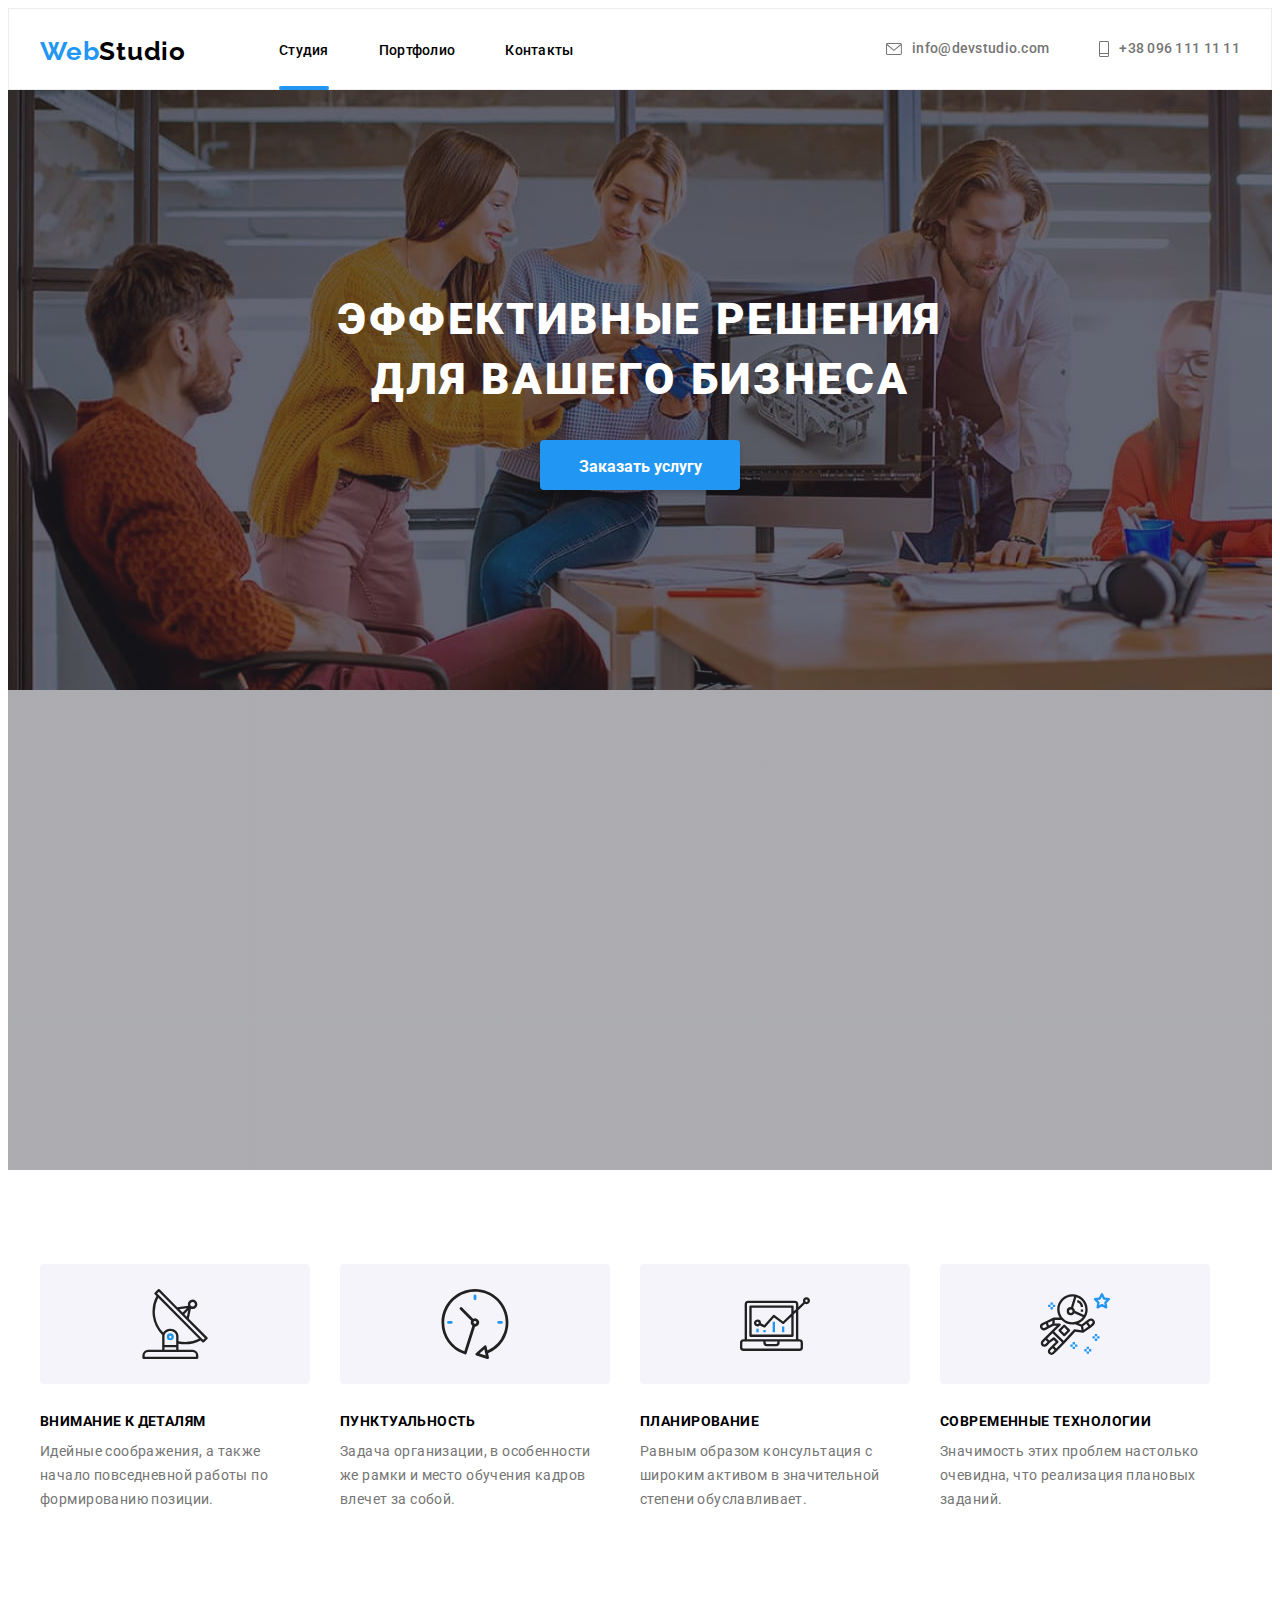
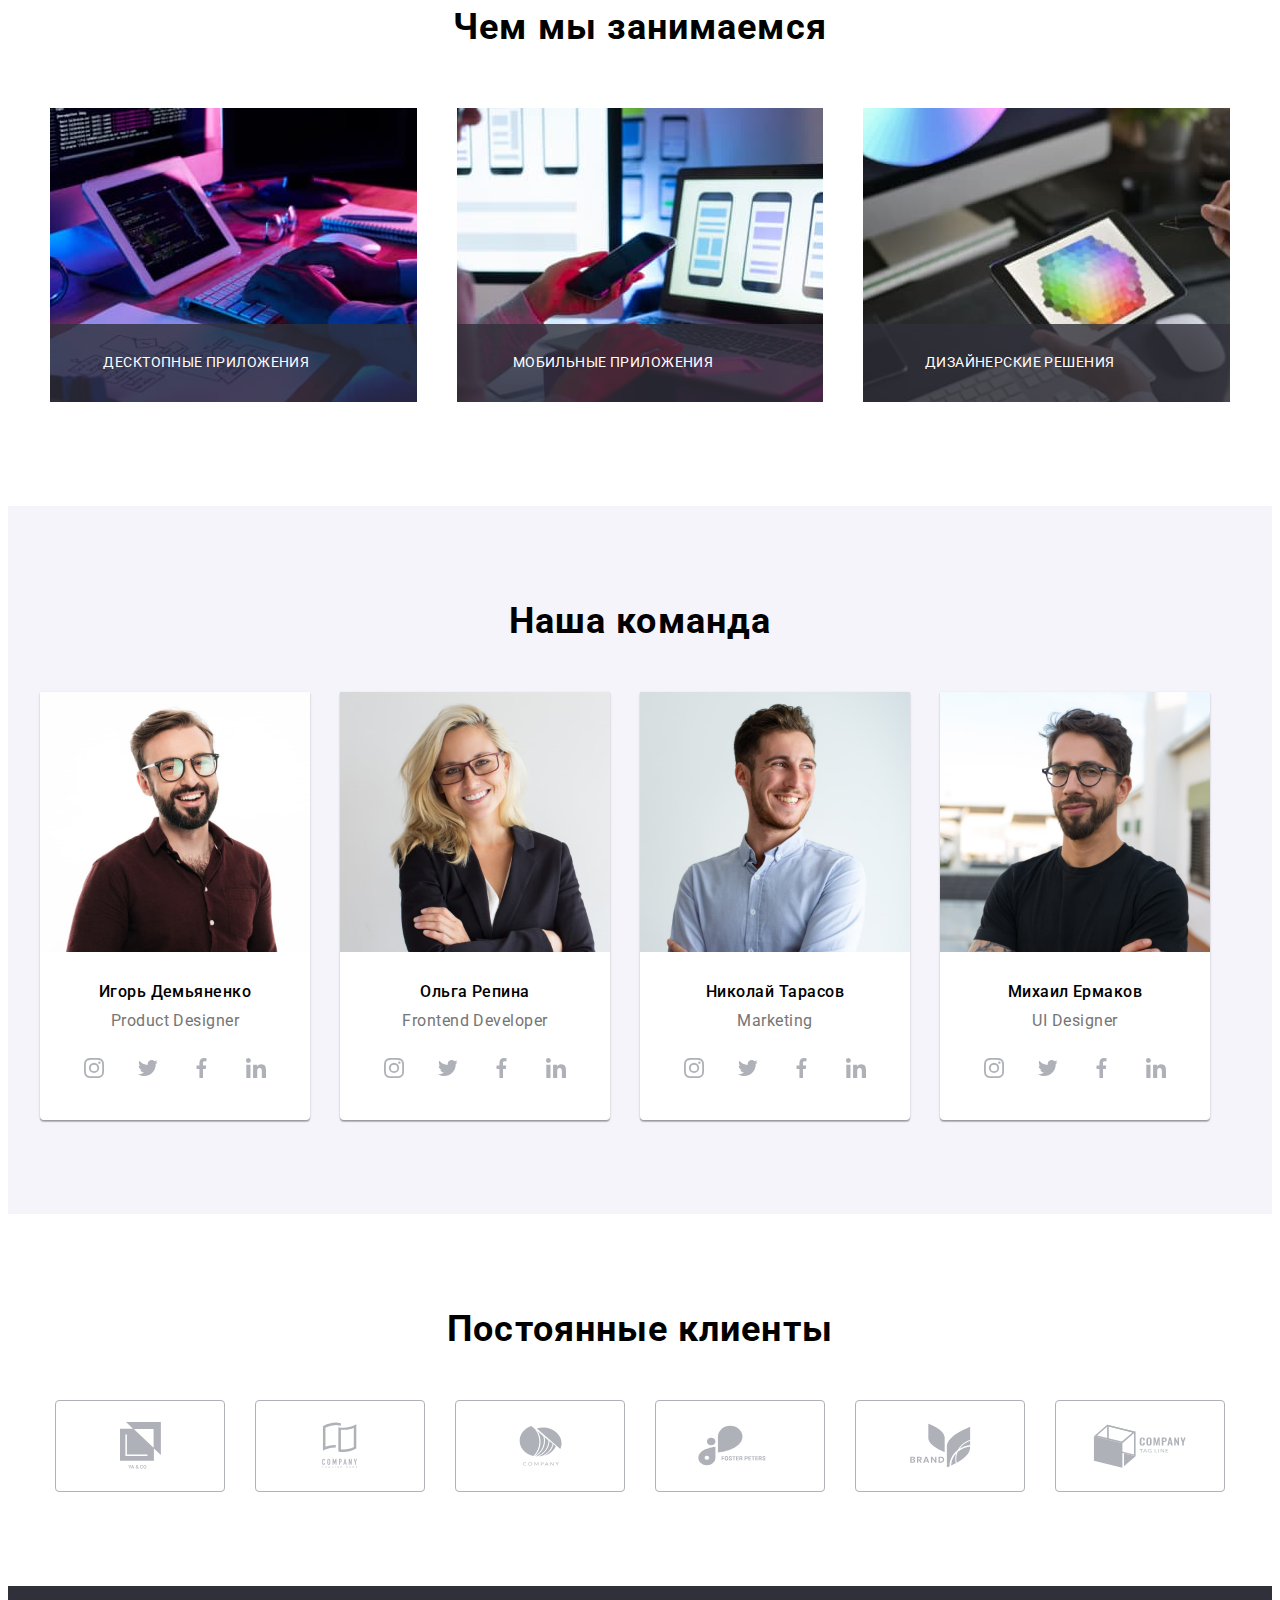
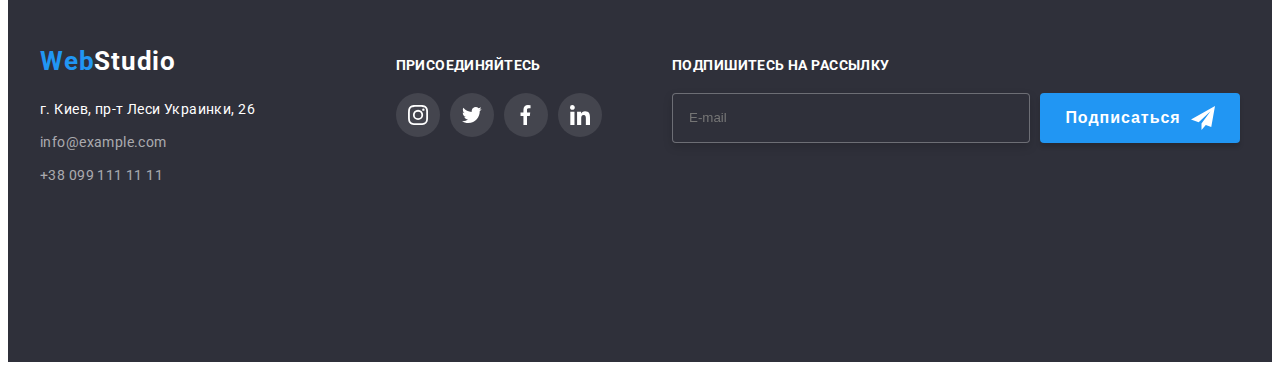
<file: index.html>
<!DOCTYPE html>
<html lang="ru">

<head>
  <meta charset="UTF-8" />
  <meta http-equiv="X-UA-Compatible" content="IE=edge" />
  <meta name="viewport" content="width=device-width, initial-scale=1.0" />
  <title>Главная</title>
  <link rel="preconnect" href="https://fonts.googleapis.com" />
  <link rel="preconnect" href="https://fonts.gstatic.com" crossorigin />
  <link href="https://fonts.googleapis.com/css2?family=Raleway:wght@700&family=Roboto:wght@400;500;700;900&display=swap"
    rel="stylesheet" />
  <link rel="stylesheet" href="https://cdnjs.cloudflare.com/ajax/libs/modern-normalize/1.1.0/modern-normalize.min.css"
    integrity="sha512-wpPYUAdjBVSE4KJnH1VR1HeZfpl1ub8YT/NKx4PuQ5NmX2tKuGu6U/JRp5y+Y8XG2tV+wKQpNHVUX03MfMFn9Q=="
    crossorigin="anonymous" referrerpolicy="no-referrer" />
  <link rel="stylesheet" href="./css/main.min.css" />
</head>

<body>
  <!-- Шапка сайта-->
  <header class="header">
    <div class="container div-container">
      <nav class="header-nav">
        <a class="header-logo-web" href="./index.html">Web<span class="header-logo-studio">Studio</span></a>
        <ul class="header-list list">
          <li class="header-item"><a class="header-link current" href="./index.html">Студия</a></li>
          <li class="header-item"><a class="header-link" href="./portfolio.html">Портфолио</a></li>
          <li class="header-item"><a class="header-link" href="">Контакты</a></li>
        </ul>
      </nav>

      <ul class="auth-nav">
        <li class="header-info">
          <a class="header-mail header-navigation" href="mailto:info@devstudio.com">
            <svg class="link-svg" width="16px" height="12px">
              <use href="./images/icons.svg#envelope">
              </use>
            </svg>
            info@devstudio.com
          </a>
        </li>
        <li class="header-info">
          <a class="header-phone header-navigation" href="tel:+380961111111">
            <svg class="link-svg" width="10px" height="16px">
              <use href="./images/icons.svg#phone">
              </use>
            </svg>
            +38 096 111 11 11
          </a>
        </li>
      </ul>
    </div>
  </header>

  <main>
    <!-- Банер -->
    <section class="hero section">
      <div class="container modal-container">
        <h1 class="hero-main">ЭФФЕКТИВНЫЕ РЕШЕНИЯ<br> ДЛЯ ВАШЕГО БИЗНЕСА<br></h1>
        <button data-modal-open class="hero-btn main-btn" type="button">Заказать услугу</button>
        <div class="backdrop is-hidden" data-modal>
          <div class="modal">
            <button data-modal-close class="modal-btn" type="button">
              <svg class="close-x" width="11px" height="11px">
                <use href="./images/svg/sprite.svg#close-button"></use>
              </svg>
            </button>

            <form class="banner-form">
              <h2 class="legend-banner">Оставьте свои данные, мы вам перезвоним</h2>
              <label class="form-field">
                <span class="form-label">Имя</span>
                <input class="form-input" type="text" name="name" id="name" />
                <svg class="svg-name" width="12px" height="12px">
                  <use href="./images/svg/svg-modal.svg#icon-svg-name"></use>
                </svg>
              </label>
              <label class="form-field">
                <span class="form-label">Телефон</span>
                <input class="form-input" type="tel" name="tel" id="tel" />
                <svg class="svg-name" width="12px" height="12px">
                  <use href="./images/svg/svg-modal.svg#icon-svg-tel"></use>
                </svg>
              </label>
              <label class="form-field">
                <span class="form-label">Почта</span>
                <input class="form-input" type="email" name="mail" id="mail" />
                <svg class="svg-name" width="12px" height="12px">
                  <use href="./images/svg/svg-modal.svg#icon-svg-mail"></use>
                </svg>
              </label>
              <label class="form-field comment">
                <span class="form-label">Комментарий</span>
                <textarea class="form-input" name="comment" id="comment" cols="30" rows="10"
                  placeholder="Введите текст"></textarea>
              </label>
              <label class="label-checkbox form-checkbox" for="document">
                <input type="checkbox" name="document" value="document" id="document" />
                <span class="icon">
                  <svg class="svg-name-icon" width="12px" height="12px">
                    <use href="./images/svg/svg-modal.svg#icon-svg-ok"></use>
                  </svg>
                </span>
                Соглашаюсь с рассылкой и принимаю&thinsp;
                <a class="modal-link" href="https://www.youtube.com/watch?v=dQw4w9WgXcQ&ab_channel=RickAstley">
                  Условия договора
                </a>
              </label>
              <button class="input-btn" type="submit">Отправить</button>
            </form>
          </div>
        </div>
      </div>
    </section>

    <!-- Абзацы -->
    <section class="paragraph section">
      <div class="container">
        <ul class="paragraph-list ul-paragraph list">
          <li class="paragraph-item antenna">
            <h3 class="paragraph-main">ВНИМАНИЕ К ДЕТАЛЯМ</h3>
            <p class="paragraph-description">
              Идейные соображения, а также начало повседневной работы по
              формированию позиции.
            </p>
          </li>
          <li class="paragraph-item clock">
            <h3 class="paragraph-main">ПУНКТУАЛЬНОСТЬ</h3>
            <p class="paragraph-description">
              Задача организации, в особенности же рамки и место обучения кадров
              влечет за собой.
            </p>
          </li>
          <li class="paragraph-item notebook">
            <h3 class="paragraph-main">ПЛАНИРОВАНИЕ</h3>
            <p class="paragraph-description">
              Равным образом консультация с широким активом в значительной
              степени обуславливает.
            </p>
          </li>
          <li class="paragraph-item astronaut">
            <h3 class="paragraph-main">СОВРЕМЕННЫЕ ТЕХНОЛОГИИ</h3>
            <p class="paragraph-description">
              Значимость этих проблем настолько очевидна, что реализация
              плановых заданий.
            </p>
          </li>
        </ul>
      </div>
    </section>


    <!-- Галерея работ -->
    <section class="hallery">
      <div class="container">
        <h2 class="hallery-main">Чем мы занимаемся</h2>
        <ul class="hallery-list list">
          <li class="hallery-item thumb">
            <img src="./images/keyboard.jpg" alt="Планшет и клавиатура" width="370" />
            <p class="label">ДЕСКТОПНЫЕ ПРИЛОЖЕНИЯ</p>
          </li>
          <li class="hallery-item thumb">
            <img src="./images/phone.jpg" alt="Ноутбук и телефон" width="370" />
            <p class="label">МОБИЛЬНЫЕ ПРИЛОЖЕНИЯ</p>
          </li>
          <li class="hallery-item thumb">
            <img src="./images/tablet.jpg" alt="Планшет с изображением" width="370" />
            <p class="label">ДИЗАЙНЕРСКИЕ РЕШЕНИЯ</p>
          </li>
        </ul>
      </div>
    </section>

    <!-- Команда -->
    <section class="team section">
      <div class="container">
        <h2 class="team-main">Наша команда</h2>
        <ul class="team-list list">
          <li class="team-item">
            <img src="./images/glasses.jpg" alt="Мужчина в очках и коричневой рубахе" width="270" />
            <div class="team-container">
              <h3 class="team-name">Игорь Демьяненко</h3>
              <p class="team-description" lang="en">Product Designer</p>
              <ul class="team-svg list">
                <li class="team-svg-list">
                  <a class="people-svg" href="">
                    <svg class="people-team-svg" width="20px" height="20px">
                      <use href="./images/icons.svg#instagram"></use>
                    </svg>
                  </a>
                </li>
                <li class="team-svg-list">
                  <a class="people-svg" href="">
                    <svg class="people-team-svg" width="20px" height="20px">
                      <use href="./images/icons.svg#twitter"></use>
                    </svg>
                  </a>
                </li>
                <li class="team-svg-list">
                  <a class="people-svg" href="">
                    <svg class="people-team-svg" width="20px" height="20px">
                      <use href="./images/icons.svg#facebook"></use>
                    </svg>
                  </a>
                </li>
                <li class="team-svg-list">
                  <a class="people-svg" href="">
                    <svg class="people-team-svg" width="20px" height="20px">
                      <use href="./images/icons.svg#linkedin"></use>
                    </svg>
                  </a>
                </li>
              </ul>
            </div>
          </li>
          <li class="team-item">
            <img src="./images/woman.jpg" alt="Женщина в очках" width="270" />
            <div class="team-container">
              <h3 class="team-name">Ольга Репина</h3>
              <p class="team-description" lang="en">Frontend Developer</p>
              <ul class="team-svg list">
                <li class="team-svg-list">
                  <a class="people-svg" href="">
                    <svg class="people-team-svg" width="20px" height="20px">
                      <use href="./images/icons.svg#instagram"></use>
                    </svg>
                  </a>
                </li>
                <li class="team-svg-list">
                  <a class="people-svg" href="">
                    <svg class="people-team-svg" width="20px" height="20px">
                      <use href="./images/icons.svg#twitter"></use>
                    </svg>
                  </a>
                </li>
                <li class="team-svg-list">
                  <a class="people-svg" href="">
                    <svg class="people-team-svg" width="20px" height="20px">
                      <use href="./images/icons.svg#facebook"></use>
                    </svg>
                  </a>
                </li>
                <li class="team-svg-list">
                  <a class="people-svg" href="">
                    <svg class="people-team-svg" width="20px" height="20px">
                      <use href="./images/icons.svg#linkedin"></use>
                    </svg>
                  </a>
                </li>
              </ul>
            </div>
          </li>
          <li class="team-item">
            <img src="./images/smile.jpg" alt="Мужчина улыбается" width="270" />
            <div class="team-container">
              <h3 class="team-name">Николай Тарасов</h3>
              <p class="team-description" lang="en">Marketing</p>
              <ul class="team-svg list">
                <li class="team-svg-list">
                  <a class="people-svg" href="">
                    <svg class="people-team-svg" width="20px" height="20px">
                      <use href="./images/icons.svg#instagram"></use>
                    </svg>
                  </a>
                </li>
                <li class="team-svg-list">
                  <a class="people-svg" href="">
                    <svg class="people-team-svg" width="20px" height="20px">
                      <use href="./images/icons.svg#twitter"></use>
                    </svg>
                  </a>
                </li>
                <li class="team-svg-list">
                  <a class="people-svg" href="">
                    <svg class="people-team-svg" width="20px" height="20px">
                      <use href="./images/icons.svg#facebook"></use>
                    </svg>
                  </a>
                </li>
                <li class="team-svg-list">
                  <a class="people-svg" href="">
                    <svg class="people-team-svg" width="20px" height="20px">
                      <use href="./images/icons.svg#linkedin"></use>
                    </svg>
                  </a>
                </li>
              </ul>
            </div>
          </li>
          <li class="team-item">
            <img src="./images/t-shirt.jpg" alt="Мужчина в очках и черной майке" width="270" />
            <div class="team-container">
              <h3 class="team-name">Михаил Ермаков</h3>
              <p class="team-description" lang="en">UI Designer</p>
              <ul class="team-svg list">
                <li class="team-svg-list">
                  <a class="people-svg" href="">
                    <svg class="people-team-svg" width="20px" height="20px">
                      <use href="./images/icons.svg#instagram"></use>
                    </svg>
                  </a>
                </li>
                <li class="team-svg-list">
                  <a class="people-svg" href="">
                    <svg class="people-team-svg" width="20px" height="20px">
                      <use href="./images/icons.svg#twitter"></use>
                    </svg>
                  </a>
                </li>
                <li class="team-svg-list">
                  <a class="people-svg" href="">
                    <svg class="people-team-svg" width="20px" height="20px">
                      <use href="./images/icons.svg#facebook"></use>
                    </svg>
                  </a>
                </li>
                <li class="team-svg-list">
                  <a class="people-svg" href="">
                    <svg class="people-team-svg" width="20px" height="20px">
                      <use href="./images/icons.svg#linkedin"></use>
                    </svg>
                  </a>
                </li>
              </ul>
            </div>
          </li>
        </ul>
      </div>
    </section>
  </main>

  <!-- Клиенты-->
  <section class="clients section">
    <div class="container">
      <h2 class="clients-main">Постоянные клиенты</h2>
      <ul class="clients-list list">
        <li class="our-clients">
          <a href="" class="clients-link">
            <svg class="clients-svg" width="41px" height="47px">
              <use href="./images/icons.svg#yaco"></use>
            </svg>
          </a>
        </li>
        <li class="our-clients">
          <a href="" class="clients-link">
            <svg class="clients-svg" width="100px" height="52px">
              <use href="./images/icons.svg#tagline"></use>
            </svg>
          </a>
        </li>
        <li class="our-clients">
          <a href="" class="clients-link">
            <svg class="clients-svg" width="43px" height="41px">
              <use href="./images/icons.svg#object"></use>
            </svg>
          </a>
        </li>
        <li class="our-clients">
          <a href="" class="clients-link">
            <svg class="clients-svg" width="84px" height="41px">
              <use href="./images/icons.svg#foster"></use>
            </svg>
          </a>
        </li>
        <li class="our-clients">
          <a href="" class="clients-link">
            <svg class="clients-svg" width="63px" height="45px">
              <use href="./images/icons.svg#brand"></use>
            </svg>
          </a>
        </li>
        <li class="our-clients">
          <a href="" class="clients-link">
            <svg class="clients-svg" width="94px" height="44px">
              <use href="./images/icons.svg#company"></use>
            </svg>
          </a>
        </li>
      </ul>
    </div>
  </section>

  <!-- Подвал -->
  <footer class="footer">
    <div class="container">
      <div class="wrapper">
        <div class="adress">
          <a class="footer-logo-web" href="./index.html">Web<span class="footer-logo-studio">Studio</span></a>
          <address class="footer-adress">
            <ul class="footer-list list">
              <li class="footer-item">
                <a class="footer-map" href="https://goo.gl/maps/wizjQyX9kH2uUNJ5A" target="_blank"
                  title="Google карты">г.
                  Киев, пр-т Леси Украинки, 26</a>
              </li>
              <li class="footer-item">
                <a class="footer-mail" href="mailto:info@example.com">info@example.com</a>
              </li>
              <li class="footer-item">
                <a class="footer-phone" href="tel:+380991111111">+38 099 111 11 11</a>
              </li>
            </ul>
          </address>
        </div>
        <div class="join-div">
          <h3 class="join">ПРИСОЕДИНЯЙТЕСЬ</h3>
          <ul class="join-item list">
            <li class="join-list">
              <a class="join-svg dark" href="">
                <svg class="join-link-svg" width="20px" height="20px">
                  <use href="./images/icons.svg#instagram"></use>
                </svg>
              </a>
            </li>
            <li class="join-list">
              <a class="join-svg dark" href="">
                <svg class="join-link-svg" width="20px" height="20px">
                  <use href="./images/icons.svg#twitter"></use>
                </svg>
              </a>
            </li>
            <li class="join-list">
              <a class="join-svg dark" href="">
                <svg class="join-link-svg" width="20px" height="20px">
                  <use href="./images/icons.svg#facebook"></use>
                </svg>
              </a>
            </li>
            <li class="join-list">
              <a class="join-svg dark" href="">
                <svg class="join-link-svg" width="20px" height="20px">
                  <use href="./images/icons.svg#linkedin"></use>
                </svg>
              </a>
            </li>
          </ul>
        </div>

        <div class="legend-form">
          <h3 class="legend">ПОДПИШИТЕСЬ НА РАССЫЛКУ</h3>
          <form class="form">
            <label class="user-email" for="user_email"></label>
            <input class="email-footer" type="email" name="email" id="user_email" placeholder="E-mail" />
            <button class="button-submit" type="submit">Подписаться
              <svg class="telegram" width="24px" height="24px">
                <use href="./images/svg/plane.svg#icon-plane"></use>
              </svg>
            </button>
          </form>
        </div>
      </div>
    </div>
  </footer>
  <!-- Скрипт-->
  <script src="./js/modal.js"></script>
  <script>
    (() => {
      document
        .querySelector('.js-speaker-form')
        .addEventListener('submit', e => {
          e.preventDefault();

          new FormData(e.currentTarget).forEach((value, name) =>
            console.log(`${name}: ${value}`),
          );
        });
    })();
  </script>
</body>

</html>
</file>
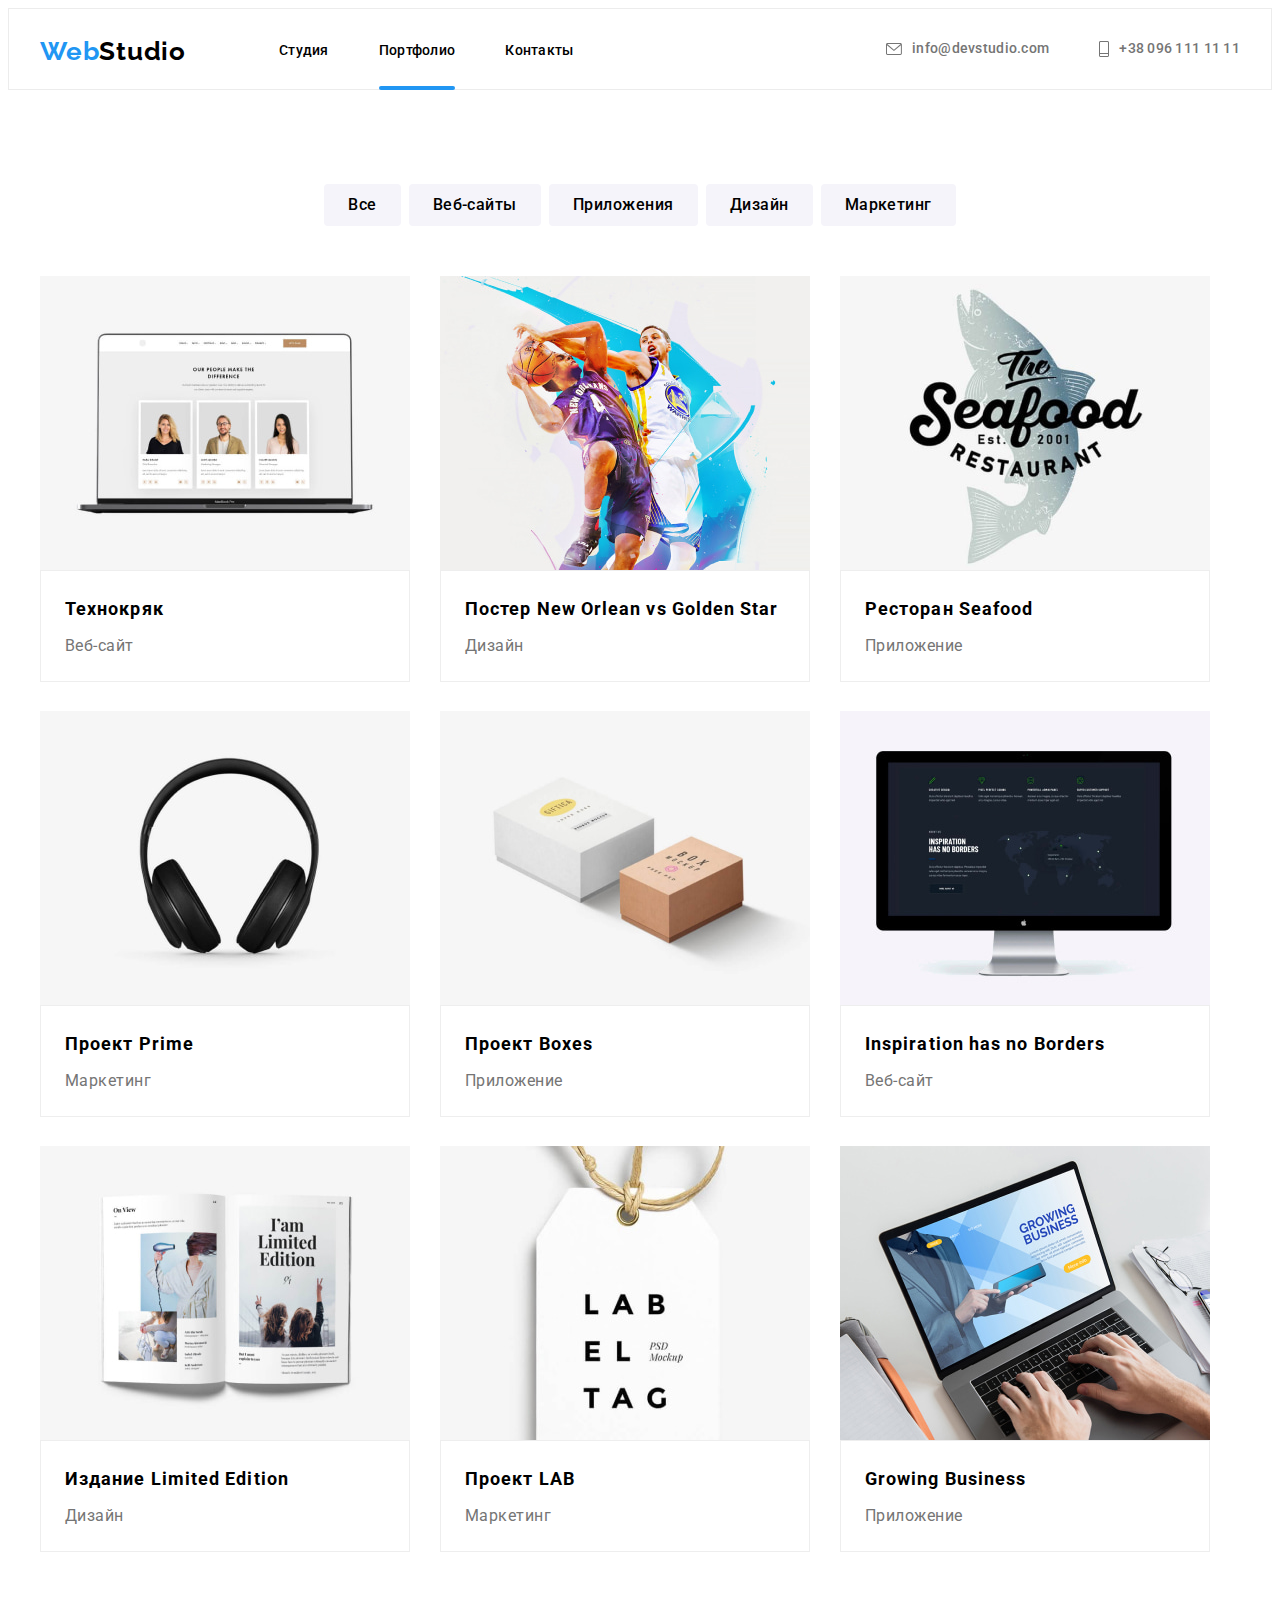
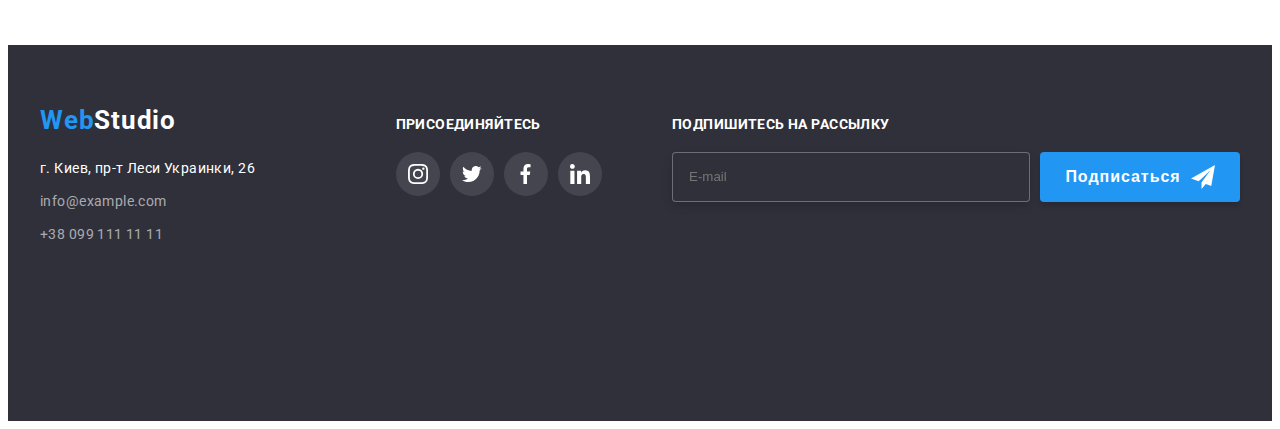
<file: portfolio.html>
<!DOCTYPE html>
<html lang="ru">

<head>
  <meta charset="UTF-8" />
  <meta http-equiv="X-UA-Compatible" content="IE=edge" />
  <meta name="viewport" content="width=device-width, initial-scale=1.0" />
  <title>Портфолио</title>
  <link rel="preconnect" href="https://fonts.googleapis.com" />
  <link rel="preconnect" href="https://fonts.gstatic.com" crossorigin />
  <link href="https://fonts.googleapis.com/css2?family=Raleway:wght@700&family=Roboto:wght@400;500;700;900&display=swap"
    rel="stylesheet" />
  <link rel="stylesheet" href="https://cdnjs.cloudflare.com/ajax/libs/modern-normalize/1.1.0/modern-normalize.min.css"
    integrity="sha512-wpPYUAdjBVSE4KJnH1VR1HeZfpl1ub8YT/NKx4PuQ5NmX2tKuGu6U/JRp5y+Y8XG2tV+wKQpNHVUX03MfMFn9Q=="
    crossorigin="anonymous" referrerpolicy="no-referrer" />
  <link rel="stylesheet" href="./css/main.min.css" />
</head>

<body>
  <!-- Шапка сайта-->
  <header class="header">
    <div class="container div-container">
      <nav class="header-nav">
        <a class="header-logo-web" href="./index.html">Web<span class="header-logo-studio">Studio</span></a>
        <ul class="header-list list">
          <li class="header-item">
            <a class="header-link" href="./index.html">Студия</a>
          </li>
          <li class="header-item">
            <a class="header-link current" href="./portfolio.html">Портфолио</a>
          </li>
          <li class="header-item">
            <a class="header-link" href="">Контакты</a>
          </li>
        </ul>
      </nav>

      <ul class="auth-nav">
        <li class="header-info">
          <a class="header-mail header-navigation" href="mailto:info@devstudio.com">
            <svg class="link-svg" width="16px" height="12px">
              <use href="./images/icons.svg#envelope">
              </use>
            </svg>
            info@devstudio.com
          </a>
        </li>
        <li class="header-info">
          <a class="header-phone header-navigation" href="tel:+380961111111">
            <svg class="link-svg" width="10px" height="16px">
              <use href="./images/icons.svg#phone">
              </use>
            </svg>
            +38 096 111 11 11
          </a>
        </li>
      </ul>
    </div>
  </header>

  <!--Портфолио-->
  <main>
    <section class="portfolio section">
      <div class="container">
        <h1 class="portfolio-main" hidden>Портфолио</h1>
        <ul class="portfolio-item list">
          <li class="portfolio-list"><button class="portfolio-btn main-btn" type="button">Все</button></li>
          <li class="portfolio-list"><button class="portfolio-btn main-btn" type="button">Веб-сайты</button></li>
          <li class="portfolio-list"><button class="portfolio-btn main-btn" type="button">Приложения</button></li>
          <li class="portfolio-list"><button class="portfolio-btn main-btn" type="button">Дизайн</button></li>
          <li class="portfolio-list"><button class="portfolio-btn main-btn" type="button">Маркетинг</button></li>
        </ul>

        <!-- Карточки-->
        <h2 hidden>Портфолио</h2>
        <ul class="portfolio-image list">
          <li class="portfolio-box">
            <div class="box">
              <div class="overlay">
                <img src="./images/portfolio/techno.jpg" alt="Технокряк" width="370" height="294" />
                <p class="overlay-text">Ресурс предлагает комплексные предложения с разным уровнем функционала и
                  сервисов. Все это позволит посетителю получить исчерпывающие сведения о компании или частном лице.</p>
              </div>
              <div class="portfolio-container">
                <h3 class="portfolio-main">Технокряк</h3>
                <p class="portfolio-description">Веб-сайт</p>
              </div>
            </div>
          </li>
          <li class="portfolio-box">
            <div class="overlay">
              <img src="./images/portfolio/ball.jpg" alt="Баскетбол" width="370" height="294" />
              <p class="overlay-text">Ресурс предлагает комплексные предложения с разным уровнем функционала и сервисов.
                Все это позволит посетителю получить исчерпывающие сведения о компании или частном лице.</p>
            </div>
            <div class="portfolio-container">
              <h3 class="portfolio-main">Постер New Orlean vs Golden Star</h3>
              <p class="portfolio-description">Дизайн</p>
            </div>
          </li>
          <li class="portfolio-box">
            <div class="overlay">
              <img src="./images/portfolio/food.jpg" alt="Еда" width="370" height="294" />
              <p class="overlay-text">Ресурс предлагает комплексные предложения с разным уровнем функционала и сервисов.
                Все это позволит посетителю получить исчерпывающие сведения о компании или частном лице.</p>
            </div>
            <div class="portfolio-container">
              <h3 class="portfolio-main">Ресторан Seafood</h3>
              <p class="portfolio-description">Приложение</p>
            </div>
          </li>
          <li class="portfolio-box">
            <div class="overlay">
              <img src="./images/portfolio/prime.jpg" alt="Наушники" width="370" height="294" />
              <p class="overlay-text">Ресурс предлагает комплексные предложения с разным уровнем функционала и сервисов.
                Все это позволит посетителю получить исчерпывающие сведения о компании или частном лице.</p>
            </div>
            <div class="portfolio-container">
              <h3 class="portfolio-main">Проект Prime</h3>
              <p class="portfolio-description">Маркетинг</p>
            </div>
          </li>
          <li class="portfolio-box">
            <div class="overlay">
              <img src="./images/portfolio/box.jpg" alt="Коробки" width="370" height="294" />
              <p class="overlay-text">Ресурс предлагает комплексные предложения с разным уровнем функционала и сервисов.
                Все это позволит посетителю получить исчерпывающие сведения о компании или частном лице.</p>
            </div>
            <div class="portfolio-container">
              <h3 class="portfolio-main">Проект Boxes</h3>
              <p class="portfolio-description">Приложение</p>
            </div>
          </li>
          <li class="portfolio-box">
            <div class="overlay">
              <img src="./images/portfolio/borders.jpg" alt="Монитор" width="370" height="294" />
              <p class="overlay-text">Ресурс предлагает комплексные предложения с разным уровнем функционала и сервисов.
                Все это позволит посетителю получить исчерпывающие сведения о компании или частном лице.</p>
            </div>
            <div class="portfolio-container">
              <h3 class="portfolio-main" lang="en">Inspiration has no Borders</h3>
              <p class="portfolio-description">Веб-сайт</p>
            </div>
          </li>
          <li class="portfolio-box">
            <div class="overlay">
              <img src="./images/portfolio/book.jpg" alt="Книга" width="370" height="294" />
              <p class="overlay-text">Ресурс предлагает комплексные предложения с разным уровнем функционала и сервисов.
                Все это позволит посетителю получить исчерпывающие сведения о компании или частном лице.</p>
            </div>
            <div class="portfolio-container">
              <h3 class="portfolio-main">Издание Limited Edition</h3>
              <p class="portfolio-description">Дизайн</p>
            </div>
          </li>
          <li class="portfolio-box">
            <div class="overlay">
              <img src="./images/portfolio/lab.jpg" alt="Бирка с надписью" width="370" height="294" />
              <p class="overlay-text">Ресурс предлагает комплексные предложения с разным уровнем функционала и сервисов.
                Все это позволит посетителю получить исчерпывающие сведения о компании или частном лице.</p>
            </div>
            <div class="portfolio-container">
              <h3 class="portfolio-main">Проект LAB</h3>
              <p class="portfolio-description">Маркетинг</p>
            </div>
          </li>
          <li class="portfolio-box">
            <div class="overlay">
              <img src="./images/portfolio/notebook.jpg" alt="Ноутбук" width="370" height="294" />
              <p class="overlay-text">Ресурс предлагает комплексные предложения с разным уровнем функционала и сервисов.
                Все это позволит посетителю получить исчерпывающие сведения о компании или частном лице.</p>
            </div>
            <div class="portfolio-container">
              <h3 class="portfolio-main" lang="en">Growing Business</h3>
              <p class="portfolio-description">Приложение</p>
            </div>
          </li>
        </ul>
      </div>
    </section>
  </main>

  <!--Подвал-->
  <footer class="footer">
    <div class="container">
      <div class="wrapper">
        <div class="adress">
          <a class="footer-logo-web" href="./index.html">Web<span class="footer-logo-studio">Studio</span></a>
          <address class="footer-adress">
            <ul class="footer-list list">
              <li class="footer-item">
                <a class="footer-map" href="https://goo.gl/maps/wizjQyX9kH2uUNJ5A" target="_blank"
                  title="Google карты">г.
                  Киев, пр-т Леси Украинки, 26</a>
              </li>
              <li class="footer-item">
                <a class="footer-mail" href="mailto:info@example.com">info@example.com</a>
              </li>
              <li class="footer-item">
                <a class="footer-phone" href="tel:+380991111111">+38 099 111 11 11</a>
              </li>
            </ul>
          </address>
        </div>
        <div class="join-div">
          <h3 class="join">ПРИСОЕДИНЯЙТЕСЬ</h3>
          <ul class="join-item list">
            <li class="join-list">
              <a class="join-svg dark" href="">
                <svg class="join-link-svg" width="20px" height="20px">
                  <use href="./images/icons.svg#instagram"></use>
                </svg>
              </a>
            </li>
            <li class="join-list">
              <a class="join-svg dark" href="">
                <svg class="join-link-svg" width="20px" height="20px">
                  <use href="./images/icons.svg#twitter"></use>
                </svg>
              </a>
            </li>
            <li class="join-list">
              <a class="join-svg dark" href="">
                <svg class="join-link-svg" width="20px" height="20px">
                  <use href="./images/icons.svg#facebook"></use>
                </svg>
              </a>
            </li>
            <li class="join-list">
              <a class="join-svg dark" href="">
                <svg class="join-link-svg" width="20px" height="20px">
                  <use href="./images/icons.svg#linkedin"></use>
                </svg>
              </a>
            </li>
          </ul>
        </div>

        <div class="legend-form">
          <h3 class="legend">ПОДПИШИТЕСЬ НА РАССЫЛКУ</h3>
          <form class="form">
            <label class="user-email" for="user_email"></label>
            <input class="email-footer" type="email" name="email" id="user_email" placeholder="E-mail" />
            <button class="button-submit" type="submit">Подписаться
              <svg class="telegram" width="24px" height="24px">
                <use href="./images/svg/plane.svg#icon-plane"></use>
              </svg>
            </button>
          </form>
        </div>
      </div>
    </div>
  </footer>
  <!-- Скрипт-->
  <script src="./js/modal.js"></script>
  <script>
    (() => {
      document
        .querySelector('.js-speaker-form')
        .addEventListener('submit', e => {
          e.preventDefault();

          new FormData(e.currentTarget).forEach((value, name) =>
            console.log(`${name}: ${value}`),
          );
        });
    })();
  </script>
</body>

</html>
</file>
<file: css/main.min.css>
.section{padding-top:94px;padding-bottom:94px}h1,h2,h3,p{margin:0}li{list-style-type:none}a{text-decoration:none}body{font-family:Roboto,sans-sefif;font-weight:400;font-size:14px;line-height:1.71;letter-spacing:0.03em;color:#000}.header-logo-web{color:#2196f3}.header-logo-web .header-logo-studio{color:#000}.header{border:1px solid #ececec}.container{margin-left:auto;margin-right:auto;width:1200px;padding-left:15px;padding-right:15px}.div-container{display:-webkit-box;display:-ms-flexbox;display:flex;height:80px}.header-logo-web{padding-top:24px;padding-bottom:25px}.header-logo-web,.header-logo-studio{font-family:Raleway,sans-serif;font-weight:bold;font-size:26px;line-height:1.42;letter-spacing:0.03em}.current::after{display:block}.header-link{color:var(--main-clr);position:relative;padding:35px 0 32px 0;display:block}.header-link::after{content:'';display:block;width:100%;height:4px;border-radius:2px;background-color:#2196f3;position:absolute;bottom:0px;display:none}.header-link:hover,.header-link:focus{color:#2196f3;-webkit-transition:250ms cubic-bezier(0.4, 0, 0.2, 1);transition:250ms cubic-bezier(0.4, 0, 0.2, 1)}.current::after{display:block}.list{margin:0;padding:0;list-style-type:none}.header-nav{display:-webkit-box;display:-ms-flexbox;display:flex}.header-list{display:-webkit-box;display:-ms-flexbox;display:flex;margin-left:93px;-webkit-box-align:center;-ms-flex-align:center;align-items:center}.header-list .header-item:not(:last-child){margin-right:50px}.header-list .header-item{font-family:Roboto,sans-sefif;font-weight:500;font-size:14px;line-height:1.14;letter-spacing:0.02em}.header-item{padding-top:32px;padding-bottom:32px}.header-mail:hover .link-svg{fill:var;-webkit-transition:250ms cubic-bezier(0.4, 0, 0.2, 1);transition:250ms cubic-bezier(0.4, 0, 0.2, 1)}.header-navigation:hover,.header-navigation:focus{color:#2196f3;-webkit-transition:250ms cubic-bezier(0.4, 0, 0.2, 1);transition:250ms cubic-bezier(0.4, 0, 0.2, 1)}.auth-nav{-webkit-box-align:center;-ms-flex-align:center;align-items:center;margin-left:auto;display:-webkit-box;display:-ms-flexbox;display:flex}.header-info:not(:first-child){padding-left:50px}.header-navigation{color:#757575;font-family:Roboto,sans-sefif;font-weight:500;font-size:14px;line-height:1.14;letter-spacing:0.02em;padding-top:32px;padding-bottom:32px;-webkit-box-align:center;-ms-flex-align:center;align-items:center;display:-webkit-box;display:-ms-flexbox;display:flex}.header-navigation:hover .link-svg,.header-navigation:focus .link-svg{fill:#2196f3;-webkit-transition:250ms cubic-bezier(0.4, 0, 0.2, 1);transition:250ms cubic-bezier(0.4, 0, 0.2, 1)}.link-svg{fill:#757575;margin-right:10px}.hero{background-repeat:no-repeat;height:600px;max-width:1600px;text-align:center;padding-top:200px;padding-bottom:280px;background-image:-webkit-gradient(linear, left top, left bottom, from(rgba(47,48,58,0.4)), to(rgba(47,48,58,0.4))),url(../images/background.jpg);background-image:linear-gradient(rgba(47,48,58,0.4), rgba(47,48,58,0.4)),url(../images/background.jpg);margin:auto}.hero-main{font-family:Roboto,sans-sefif;font-weight:900;font-size:44px;line-height:1.36;letter-spacing:0.06em;color:#fff}.hero-btn{font-family:Roboto,sans-sefif;font-weight:bold;font-size:16px;line-height:1.88;color:#fff;background:#2196f3;width:200px;height:50px;border-radius:4px;border-color:transparent;-webkit-box-shadow:0px 4px 4px rgba(0,0,0,0.15);box-shadow:0px 4px 4px rgba(0,0,0,0.15);margin-top:30px;padding:10px 32px}.hero-btn:hover{color:#000;background:#f5f4fa;-webkit-transition:250ms cubic-bezier(0.4, 0, 0.2, 1);transition:250ms cubic-bezier(0.4, 0, 0.2, 1)}.close-x{position:absolute;right:8px;top:8px}.backdrop{position:fixed;top:0%;left:0%;width:100%;height:100%;background-color:rgba(0,0,0,0.2);opacity:1;-webkit-transition:250ms cubic-bezier(0.4, 0, 0.2, 1);transition:250ms cubic-bezier(0.4, 0, 0.2, 1);z-index:1200}.modal{position:absolute;top:50%;left:50%;width:528px;height:581px;background:#fff;-webkit-box-shadow:0px 1px 3px rgba(0,0,0,0.12),0px 1px 1px rgba(0,0,0,0.14),0px 2px 1px rgba(0,0,0,0.2);box-shadow:0px 1px 3px rgba(0,0,0,0.12),0px 1px 1px rgba(0,0,0,0.14),0px 2px 1px rgba(0,0,0,0.2);border-radius:4px;-webkit-transform:translate(-50%, -50%) scale(1);transform:translate(-50%, -50%) scale(1)}.is-hidden{visibility:hidden;opacity:0;pointer-events:none}.modal-btn{position:absolute;width:30px;height:30px;right:8px;top:8px;background:#fff;border:1px solid rgba(0,0,0,0.1);-webkit-box-sizing:border-box;box-sizing:border-box;border-radius:50%;cursor:pointer}.modal-btn:hover .close-x{fill:#2196f3;-webkit-transition:250ms cubic-bezier(0.4, 0, 0.2, 1);transition:250ms cubic-bezier(0.4, 0, 0.2, 1)}textarea{resize:none}.legend-banner{font-weight:700;font-size:20px;line-height:23px;text-align:center;letter-spacing:0.03em;margin-top:40px;margin-bottom:12px}.form-field{position:relative;display:-webkit-box;display:-ms-flexbox;display:flex;-webkit-box-orient:vertical;-webkit-box-direction:normal;-ms-flex-direction:column;flex-direction:column;margin-left:40px;margin-right:40px;font-size:12px;line-height:14px;letter-spacing:0.01em;color:#757575;text-align:left}.form-field label{margin-bottom:4px}.form-field input{padding:14px 15px 14px 42px;margin:0;margin-bottom:10px;border:1px solid rgba(33,33,33,0.2);-webkit-box-sizing:border-box;box-sizing:border-box;border-radius:4px}.form-field textarea{border:1px solid rgba(33,33,33,0.2);-webkit-box-sizing:border-box;box-sizing:border-box;border-radius:4px;padding:11px 16px;height:120px}.form-label{margin-bottom:4px}.comment{margin-bottom:20px}.svg-name{position:absolute;top:34px;left:15px;display:inline-block}.modal-link{color:#2196f3;text-decoration:underline}.form-input:focus{outline:none;border:1px solid #2196f3;-webkit-transition:250ms cubic-bezier(0.4, 0, 0.2, 1);transition:250ms cubic-bezier(0.4, 0, 0.2, 1)}.form-input:focus:focus ~ .svg-name{fill:#2196f3;-webkit-transition:250ms cubic-bezier(0.4, 0, 0.2, 1);transition:250ms cubic-bezier(0.4, 0, 0.2, 1)}.form-checkbox{display:-webkit-box;display:-ms-flexbox;display:flex;-webkit-box-align:center;-ms-flex-align:center;align-items:center;-webkit-box-pack:center;-ms-flex-pack:center;justify-content:center;font-size:14px;line-height:24px;letter-spacing:0.03em;color:#757575;margin-bottom:30px}.label-checkbox{display:-webkit-box;display:-ms-flexbox;display:flex;-webkit-box-align:center;-ms-flex-align:center;align-items:center}input[type="checkbox"]{-webkit-appearance:none;-moz-appearance:none;appearance:none;position:absolute}.icon{position:relative;display:inline-block;width:16px;height:15px;border:2px solid #000;border-radius:2px;margin-right:9px}input[type="checkbox"]:hover+.icon{border-color:#2196f3;-webkit-transition:250ms cubic-bezier(0.4, 0, 0.2, 1);transition:250ms cubic-bezier(0.4, 0, 0.2, 1)}input[type="checkbox"]:checked+.icon{border-color:#2196f3;background-color:#2196f3;-webkit-transition:250ms cubic-bezier(0.4, 0, 0.2, 1);transition:250ms cubic-bezier(0.4, 0, 0.2, 1)}.svg-name-icon{position:absolute;top:-0.5px;left:0px}.label-checkbox{cursor:pointer}.input-btn{background:#2196f3;border-radius:4px;width:200px;height:50px;border:0;font-weight:700;font-size:16px;line-height:30px;color:#fff;cursor:pointer}.input-btn:hover{-webkit-box-shadow:0px 4px 4px rgba(0,0,0,0.15);box-shadow:0px 4px 4px rgba(0,0,0,0.15);-webkit-transition:250ms cubic-bezier(0.4, 0, 0.2, 1);transition:250ms cubic-bezier(0.4, 0, 0.2, 1)}.paragraph-main{font-family:var(--main-font);font-weight:bold;font-size:14px;line-height:1.14;letter-spacing:0.03em;padding-bottom:10px}.paragraph-item{width:270px}.paragraph-item::before{display:block;content:"";background-color:#f5f4fa;width:270px;height:120px;background-repeat:no-repeat;background-position:center;margin-bottom:30px;border-radius:4px}.paragraph-description{font-family:var(--main-font);font-weight:normal;font-size:14px;line-height:1.71;letter-spacing:0.03em;color:#757575}.paragraph-list{display:-webkit-box;display:-ms-flexbox;display:flex;list-style:none;margin:0;padding:0}.paragraph-list .paragraph-item:not(:last-child){margin-right:30px}.ul-paragraph:not(:last-child){margin-right:30px}.antenna::before{background-image:url(../images/svg/antenna.svg)}.clock::before{background-image:url(../images/svg/clock.svg)}.notebook::before{background-image:url(../images/svg/notebook.svg)}.astronaut::before{background-image:url(../images/svg/astronaut.svg)}.hallery{padding-bottom:94px}.hallery-main{font-family:Roboto,sans-sefif;font-weight:bold;font-size:36px;line-height:1.17;letter-spacing:0.03em;text-align:center;margin-bottom:50px}.hallery-list{display:-webkit-box;display:-ms-flexbox;display:flex}.hallery-list .hallery-item:not(:last-child){margin-right:30px}.thumb{position:relative;overflow:hidden;margin:10px;width:100%}.label{position:absolute;bottom:0;right:0;padding:27px;font-size:14px;background:rgba(47,48,58,0.8);color:#fff;width:100%;text-align:center}.team{background-color:#f5f4fa}.team-main{font-family:Roboto,sans-sefif;font-weight:bold;font-size:36px;line-height:1.17;letter-spacing:0.03em;text-align:center;margin-bottom:50px}.team-item{width:270px;height:428px;background-color:#fff;-webkit-box-shadow:0px 1px 3px rgba(0,0,0,0.12),0px 1px 1px rgba(0,0,0,0.14),0px 2px 1px rgba(0,0,0,0.2);box-shadow:0px 1px 3px rgba(0,0,0,0.12),0px 1px 1px rgba(0,0,0,0.14),0px 2px 1px rgba(0,0,0,0.2);border-radius:0px 0px 4px 4px}.team-list{display:-webkit-box;display:-ms-flexbox;display:flex}.team-list .team-item:not(:last-child){margin-right:30px}.team-name{font-family:Roboto,sans-sefif;font-weight:500;font-size:16px;line-height:1.19;letter-spacing:0.03em;text-align:center}.team-description{font-family:Roboto,sans-sefif;font-weight:normal;font-size:16px;line-height:1.19;letter-spacing:0.03em;text-align:center;color:#757575;margin-bottom:16px;margin-top:10px}.team-container{padding:30px 32px}img{display:block}.team-svg{display:-webkit-box;display:-ms-flexbox;display:flex;-webkit-box-pack:justify;-ms-flex-pack:justify;justify-content:space-between}.team-svg-list{width:44px;height:44px}.people-svg{display:-webkit-box;display:-ms-flexbox;display:flex;-webkit-box-pack:center;-ms-flex-pack:center;justify-content:center;-webkit-box-align:center;-ms-flex-align:center;align-items:center;width:100%;height:100%;border-radius:50%;fill:#afb1b8}.people-svg:hover,.people-svg:focus{background-color:#2196f3;-webkit-transition:250ms cubic-bezier(0.4, 0, 0.2, 1);transition:250ms cubic-bezier(0.4, 0, 0.2, 1)}.people-svg:hover .people-team-svg,.people-svg:focus .people-team-svg{fill:#fff;-webkit-transition:250ms cubic-bezier(0.4, 0, 0.2, 1);transition:250ms cubic-bezier(0.4, 0, 0.2, 1)}.clients-main{font-family:Roboto,sans-sefif;font-weight:bold;font-size:36px;line-height:42px;text-align:center;letter-spacing:0.03em;margin-bottom:50px}.clients-list{display:-webkit-box;display:-ms-flexbox;display:flex;-webkit-box-pack:center;-ms-flex-pack:center;justify-content:center}.our-clients .clients-link{display:-webkit-box;display:-ms-flexbox;display:flex;-webkit-box-pack:center;-ms-flex-pack:center;justify-content:center;-webkit-box-align:center;-ms-flex-align:center;align-items:center;width:170px;height:92px;left:215px;top:2493px;border:1px solid #afb1b8;-webkit-box-sizing:border-box;box-sizing:border-box;border-radius:4px;fill:#afb1b8}.our-clients:not(:last-child){margin-right:30px}.clients-link:hover,.clients-link:focus{-webkit-transition:250ms cubic-bezier(0.4, 0, 0.2, 1);transition:250ms cubic-bezier(0.4, 0, 0.2, 1);border:1px solid #2196f3}.clients-link:hover .clients-svg,.clients-link:focus .clients-svg{fill:#2196f3;-webkit-transition:250ms cubic-bezier(0.4, 0, 0.2, 1);transition:250ms cubic-bezier(0.4, 0, 0.2, 1)}.footer{background-color:#2f303a;height:256px;padding-top:60px;padding-bottom:60px}.footer .container{display:-webkit-box;display:-ms-flexbox;display:flex;-webkit-box-align:baseline;-ms-flex-align:baseline;align-items:baseline}.adress{margin-right:70px}.footer-map:hover,.footer-map:focus,.footer-mail:hover,.footer-mail:focus,.footer-phone:hover,.footer-phone:focus{color:#2196f3;-webkit-transition:250ms cubic-bezier(0.4, 0, 0.2, 1);transition:250ms cubic-bezier(0.4, 0, 0.2, 1)}.footer-logo-web{color:#2196f3}.footer-logo-web .footer-logo-studio{color:#fff}.footer-logo-web,.footer-logo-studio{font-family:#757575;font-weight:bold;font-size:26px;line-height:1.19;letter-spacing:0.03em}.footer-map{font-family:Roboto,sans-sefif;font-style:normal;font-size:14px;line-height:1.71;letter-spacing:0.03em;color:#fff}.footer-mail,.footer-phone{font-family:Roboto,sans-sefif;font-style:normal;font-size:14px;line-height:1.71;letter-spacing:0.03em;color:#ffffff99}.footer-item:first-child{margin-top:20px}.footer-item:not(:last-child){margin-bottom:9px}.join{font-weight:bold;font-size:14px;line-height:1.142;text-transform:uppercase;color:#fff;margin-bottom:20px}.join-div{-webkit-box-align:start;-ms-flex-align:start;align-items:flex-start;width:206px;height:80px}.join-item{display:-webkit-box;display:-ms-flexbox;display:flex;-webkit-box-pack:justify;-ms-flex-pack:justify;justify-content:space-between}.join-list{width:44px;height:44px}.join-list .join-svg:hover,.join-list .join-svg:focus{background-color:#2196f3}.join-svg{display:-webkit-box;display:-ms-flexbox;display:flex;-webkit-box-pack:center;-ms-flex-pack:center;justify-content:center;-webkit-box-align:center;-ms-flex-align:center;align-items:center;width:100%;height:100%;border-radius:50%;fill:#fff}.join-svg.dark{background:rgba(255,255,255,0.1)}.portfolio-btn{font-family:Roboto,sans-sefif;font-weight:500;font-size:16px;line-height:1.62;letter-spacing:0.03em;background:#f5f4fa;border-radius:4px;border-color:transparent;padding:6px 22px;cursor:pointer}.portfolio-btn:hover{color:#fff;background:#2196f3;-webkit-box-shadow:0px 3px 1px rgba(0,0,0,0.1),0px 1px 2px rgba(0,0,0,0.08),0px 2px 2px rgba(0,0,0,0.12);box-shadow:0px 3px 1px rgba(0,0,0,0.1),0px 1px 2px rgba(0,0,0,0.08),0px 2px 2px rgba(0,0,0,0.12);-webkit-transition:250ms cubic-bezier(0.4, 0, 0.2, 1);transition:250ms cubic-bezier(0.4, 0, 0.2, 1)}.portfolio-main{font-family:Roboto,sans-sefif;font-weight:bold;font-size:18px;line-height:2;letter-spacing:0.06em;margin-bottom:4px}.portfolio-description{font-family:Roboto,sans-sefif;font-weight:normal;font-size:16px;line-height:1.88;letter-spacing:0.03em;color:#757575}.portfolio-item{display:-webkit-box;display:-ms-flexbox;display:flex;-webkit-box-pack:center;-ms-flex-pack:center;justify-content:center;margin-bottom:50px}.portfolio-list:not(:last-child){margin-right:8px}.portfolio-box{width:370px;height:405px;margin-right:30px}.portfolio-box:nth-child(3n){margin:0}.portfolio-box:nth-child(-n+6){margin-bottom:30px}.portfolio-box:hover{-webkit-box-shadow:0px 1px 1px rgba(0,0,0,0.12),0px 4px 4px rgba(0,0,0,0.06),1px 4px 6px rgba(0,0,0,0.16);box-shadow:0px 1px 1px rgba(0,0,0,0.12),0px 4px 4px rgba(0,0,0,0.06),1px 4px 6px rgba(0,0,0,0.16);-webkit-transition:250ms cubic-bezier(0.4, 0, 0.2, 1);transition:250ms cubic-bezier(0.4, 0, 0.2, 1)}.portfolio-container{display:block;border:1px solid #eeeeee;text-align:left;padding:20px 24px}.portfolio-image{display:-webkit-box;display:-ms-flexbox;display:flex;-ms-flex-wrap:wrap;flex-wrap:wrap}.overlay{position:relative;overflow:hidden}.overlay-text{position:absolute;top:0;left:0;width:100%;height:100%;background-color:rgba(33,150,243,0.9);font-weight:400;font-size:18px;line-height:28px;letter-spacing:0.03em;color:#fff;padding:63px 24px;-webkit-transform:translateY(101%);transform:translateY(101%);-webkit-transition:250ms cubic-bezier(0.4, 0, 0.2, 1);transition:250ms cubic-bezier(0.4, 0, 0.2, 1)}.overlay:hover .overlay-text{-webkit-transform:translateY(0);transform:translateY(0)}.wrapper{width:100%;display:-webkit-box;display:-ms-flexbox;display:flex;-webkit-box-pack:justify;-ms-flex-pack:justify;justify-content:space-between;-webkit-box-align:baseline;-ms-flex-align:baseline;align-items:baseline}.form{display:-webkit-box;display:-ms-flexbox;display:flex}.legend{font-weight:700;font-size:14px;letter-spacing:0.03em;line-height:1.142;color:#fff;margin-bottom:20px}.email-footer{position:relative;border:1px solid rgba(255,255,255,0.3);-webkit-box-sizing:border-box;box-sizing:border-box;-webkit-filter:drop-shadow(0px 4px 4px rgba(0,0,0,0.15));filter:drop-shadow(0px 4px 4px rgba(0,0,0,0.15));border-radius:4px;width:358px;height:50px;background-color:#2F303A;margin-right:10px;color:#fff}.button-submit{display:-webkit-inline-box;display:-ms-inline-flexbox;display:inline-flex;-webkit-box-align:center;-ms-flex-align:center;align-items:center;-webkit-box-pack:center;-ms-flex-pack:center;justify-content:center;-webkit-box-orient:horizontal;-webkit-box-direction:normal;-ms-flex-direction:row;flex-direction:row;width:200px;height:50px;background:#2196f3;-webkit-box-shadow:0px 4px 4px rgba(0,0,0,0.15);box-shadow:0px 4px 4px rgba(0,0,0,0.15);border-radius:4px;cursor:pointer;letter-spacing:0.06em;color:#fff;font-weight:700;font-size:16px;border:0px;padding:0px}.telegram{margin-left:10px}.email-footer{padding:16px}
/*# sourceMappingURL=main.min.css.map */
</file>
